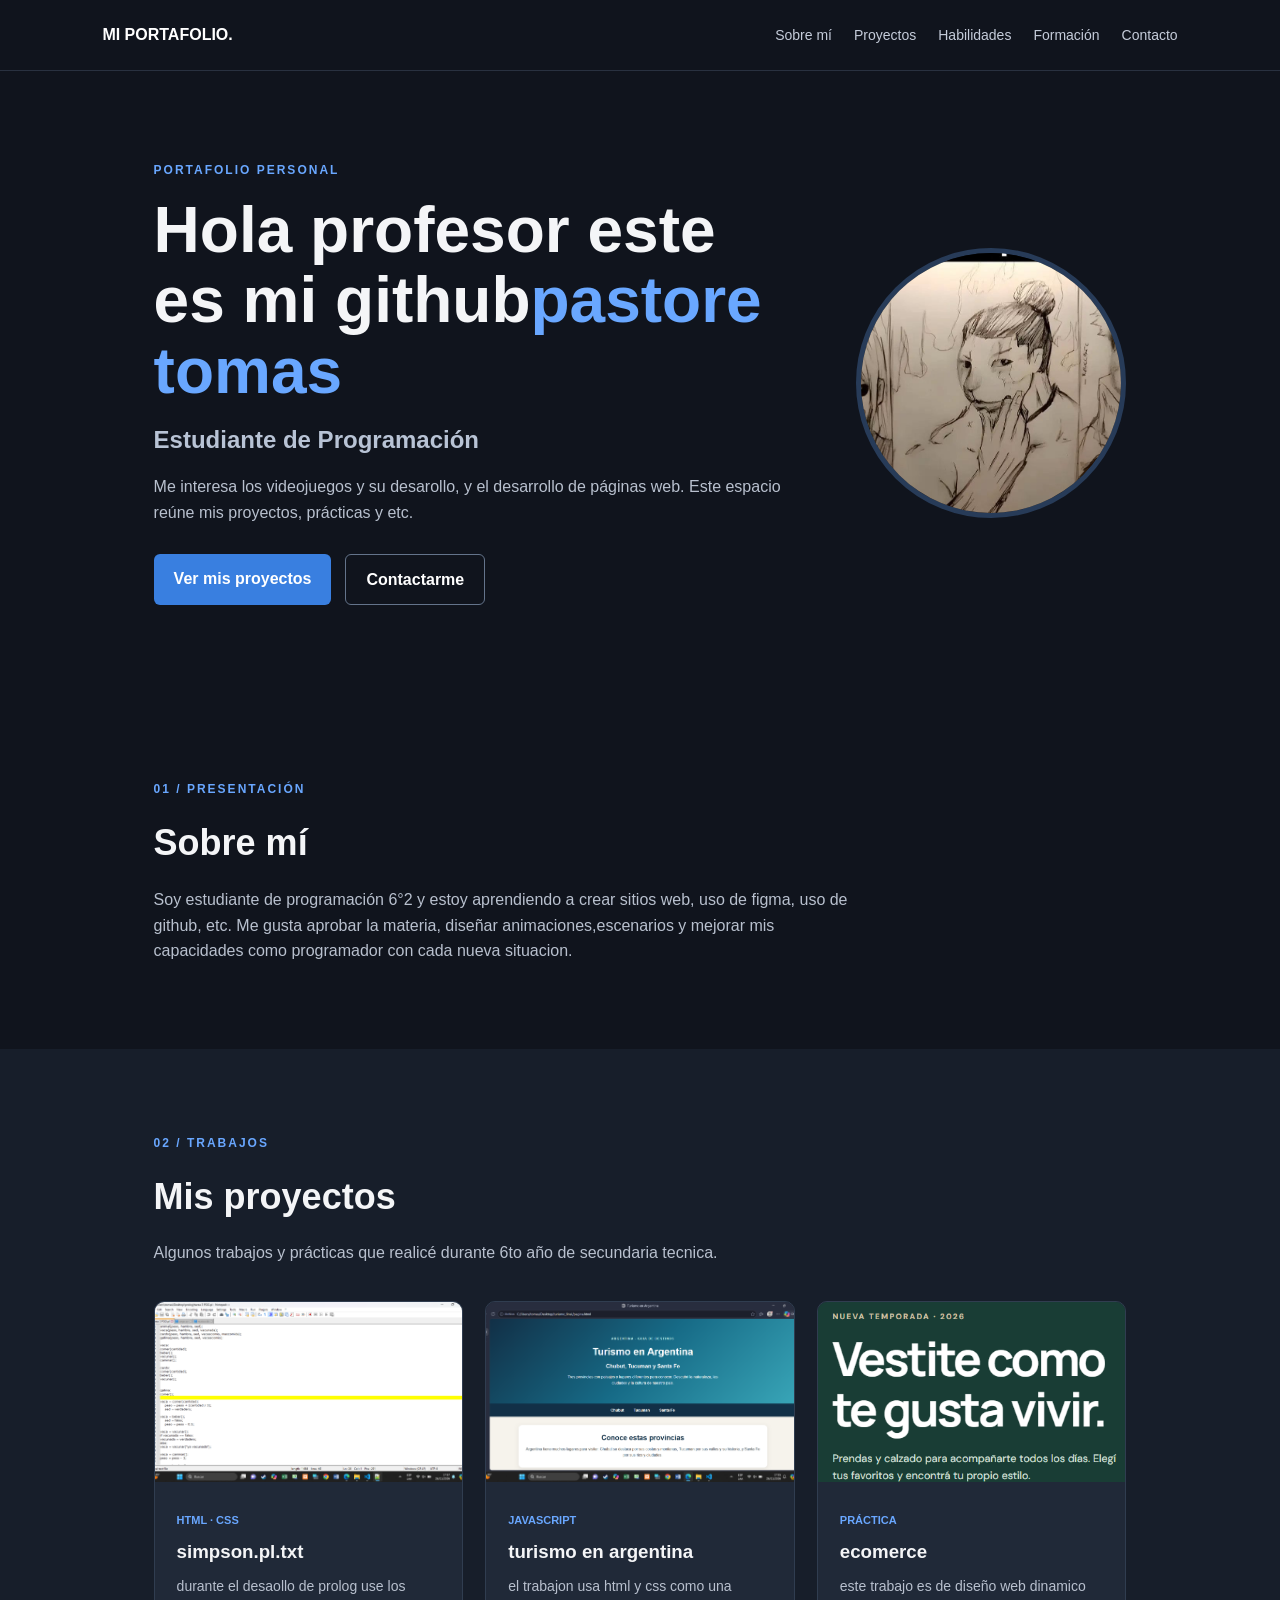
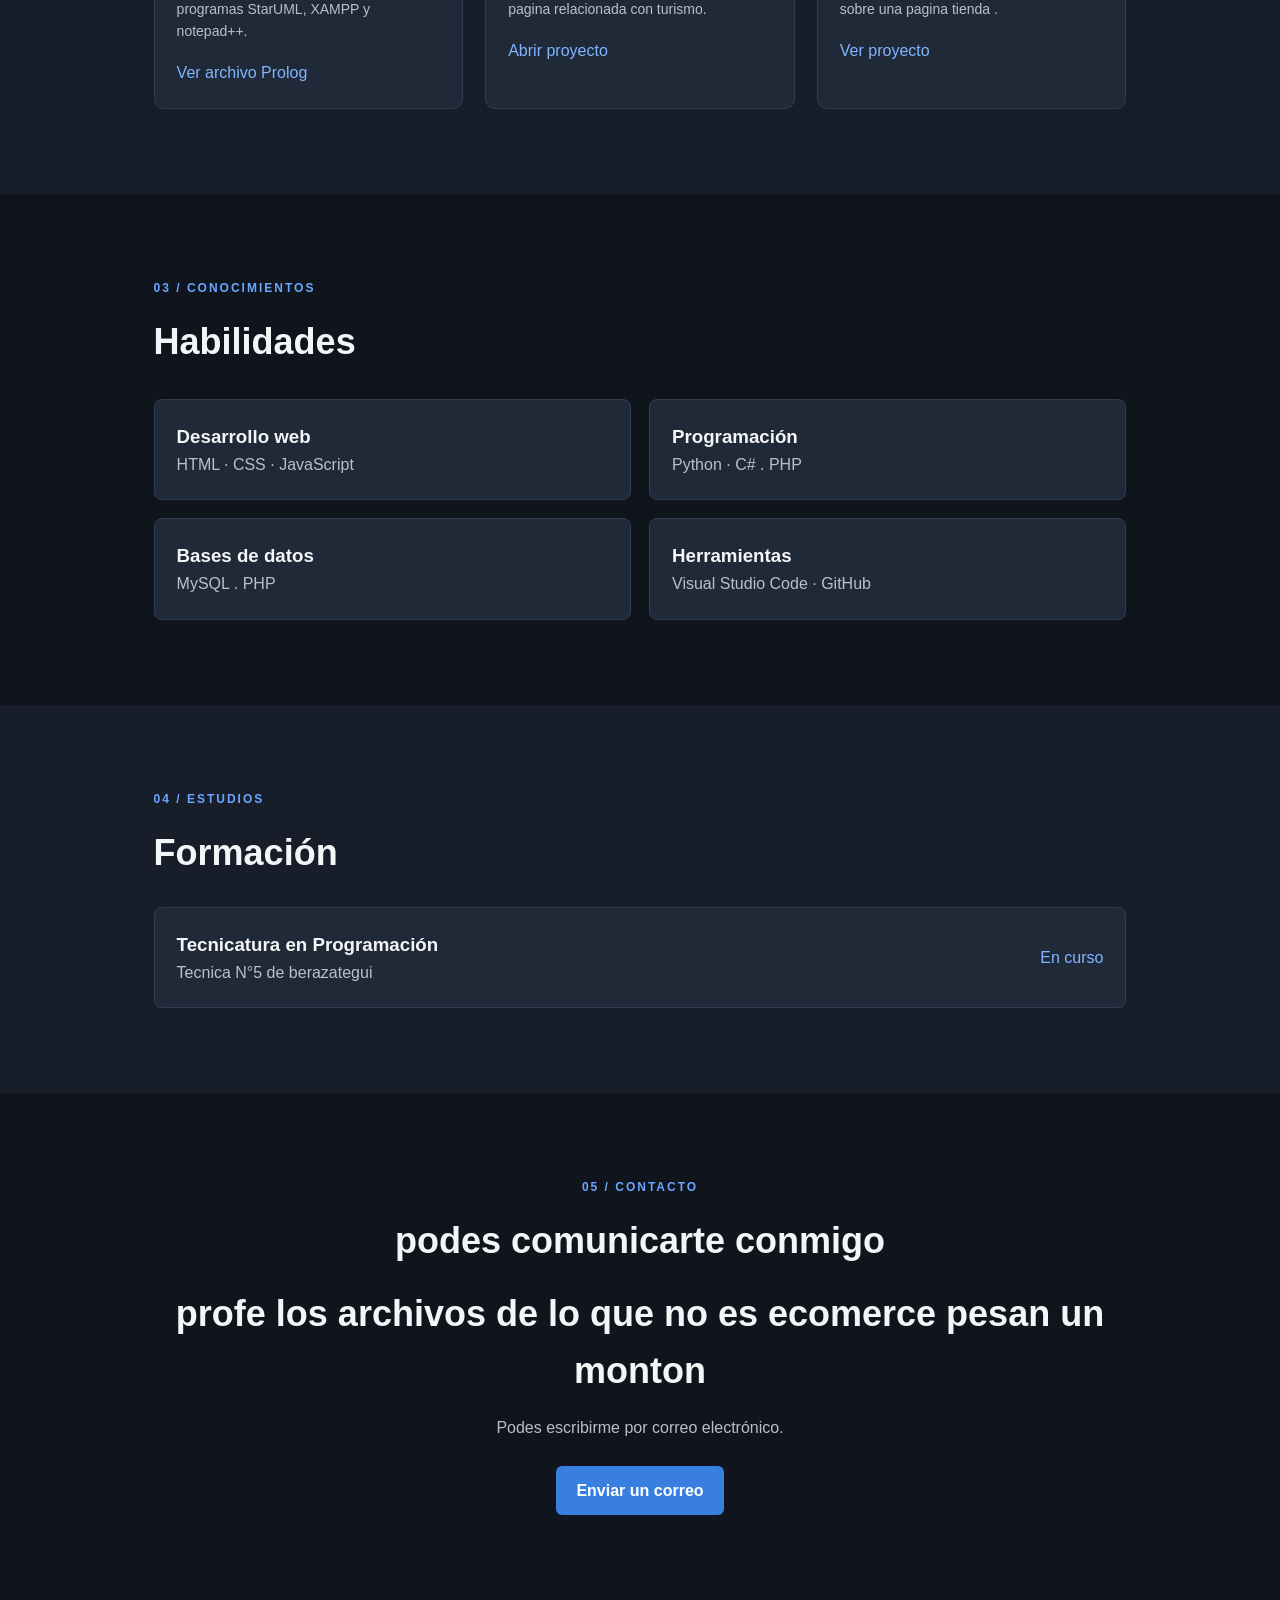
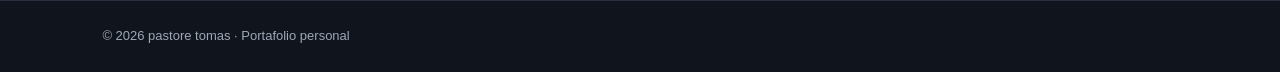
<file: index.html>
<!DOCTYPE html>
<html lang="es">
<head>
  <meta charset="UTF-8">
  <meta name="viewport" content="width=device-width, initial-scale=1.0">
  <title>Mi portafolio | pastore tomas</title>
  <link rel="stylesheet" href="style.css">
</head>
<body>
  <header class="encabezado" id="inicio">
    <a class="logo" href="#inicio">MI PORTAFOLIO<span>.</span></a>
    <nav>
      <a href="#sobre-mi">Sobre mí</a>
      <a href="#proyectos">Proyectos</a>
      <a href="#habilidades">Habilidades</a>
      <a href="#formacion">Formación</a>
      <a href="#contacto">Contacto</a>
    </nav>
  </header>

  <main>
    <section class="portada">
      <div class="portada-texto">
        <p class="etiqueta">PORTAFOLIO PERSONAL</p>
        <h1>Hola profesor este es mi github<span>pastore tomas</span></h1>
        <h2>Estudiante de Programación</h2>
        <p class="descripcion">Me interesa los videojuegos y su desarollo, y el desarrollo de páginas web. Este espacio reúne mis proyectos, prácticas y etc.</p>
        <div class="acciones">
          <a class="boton" href="#proyectos">Ver mis proyectos</a>
          <a class="boton boton-secundario" href="#contacto">Contactarme</a>
        </div>
      </div>
      <div class="foto-contenedor">
        <img src="./fotoperfil.jpeg" alt="Foto de perfil" width="200">
      </div>
    </section>

    <section class="seccion" id="sobre-mi">
      <p class="etiqueta">01 / PRESENTACIÓN</p>
      <h2>Sobre mí</h2>
      <p class="texto-seccion">Soy estudiante de programación 6°2 y estoy aprendiendo a crear sitios web, uso de figma, uso de github, etc. Me gusta aprobar la materia, diseñar animaciones,escenarios y mejorar mis capacidades como programador con cada nueva situacion.</p>
    </section>

    <section class="seccion fondo" id="proyectos">
      <p class="etiqueta">02 / TRABAJOS</p>
      <h2>Mis proyectos</h2>
      <p class="texto-seccion">Algunos trabajos y prácticas que realicé durante 6to año de secundaria tecnica.</p>
      <div class="tarjetas">
        <article class="tarjeta">
          <img src="prolog.png" alt="Vista previa del proyecto 1">
          <div class="tarjeta-contenido">
            <p class="categoria">HTML · CSS</p>
            <h3>simpson.pl.txt</h3>
            <p>durante el desaollo de prolog use los programas StarUML, XAMPP y notepad++.</p>
            <a href="https://piccionetomas3-hue.github.io/coronel/nueva%20carpeta%20(3)/simpson.pl.txt" target="_blank">Ver archivo Prolog</a>
          </div>
        </article>
        <article class="tarjeta">
          <img src="turismo.png" alt="Vista previa del proyecto 2">
          <div class="tarjeta-contenido">
            <p class="categoria">JAVASCRIPT</p>
            <h3>turismo en argentina</h3>
            <p>el trabajon usa html y css como una pagina relacionada con turismo.</p>
            <a href="https://piccionetomas3-hue.github.io/coronel/turismo_final/turismo_final/pagina.html" target="_blank">Abrir proyecto</a>
          </div>
        </article>
        <article class="tarjeta">
          <img src="ecomerce.png" alt="Vista previa del proyecto 3">
          <div class="tarjeta-contenido">
            <p class="categoria">PRÁCTICA</p>
            <h3>ecomerce</h3>
            <p>este trabajo es de diseño web dinamico sobre una pagina tienda .</p>
            <a href="https://piccionetomas3-hue.github.io/coronel/ecomerce/ecomerce/" target="_blank">Ver proyecto</a>
          </div>
        </article>
      </div>
    </section>

    <section class="seccion" id="habilidades">
      <p class="etiqueta">03 / CONOCIMIENTOS</p>
      <h2>Habilidades</h2>
      <div class="habilidades">
        <div><h3>Desarrollo web</h3><p>HTML · CSS · JavaScript</p></div>
        <div><h3>Programación</h3><p>Python · C# . PHP</p></div>
        <div><h3>Bases de datos</h3><p>MySQL . PHP</p></div>
        <div><h3>Herramientas</h3><p>Visual Studio Code · GitHub</p></div>
      </div>
    </section>

    <section class="seccion fondo" id="formacion">
      <p class="etiqueta">04 / ESTUDIOS</p>
      <h2>Formación</h2>
      <div class="formacion-item">
        <div><h3>Tecnicatura en Programación</h3><p>Tecnica N°5 de berazategui</p></div>
        <span>En curso</span>
      </div>
    </section>

    <section class="seccion contacto" id="contacto">
      <p class="etiqueta">05 / CONTACTO</p>
      <h2>podes comunicarte conmigo</h2>
      <h2>profe los archivos de lo que no es ecomerce pesan un monton </h2>
      <p class="texto-seccion">Podes escribirme por correo electrónico.</p>
      <a class="boton" href="mailto:piccionetomas3@gmail.com">Enviar un correo</a>
    </section>
  </main>

  <footer>
    <p>© 2026 pastore tomas · Portafolio personal</p>
  </footer>
</body>
</html>
</file>
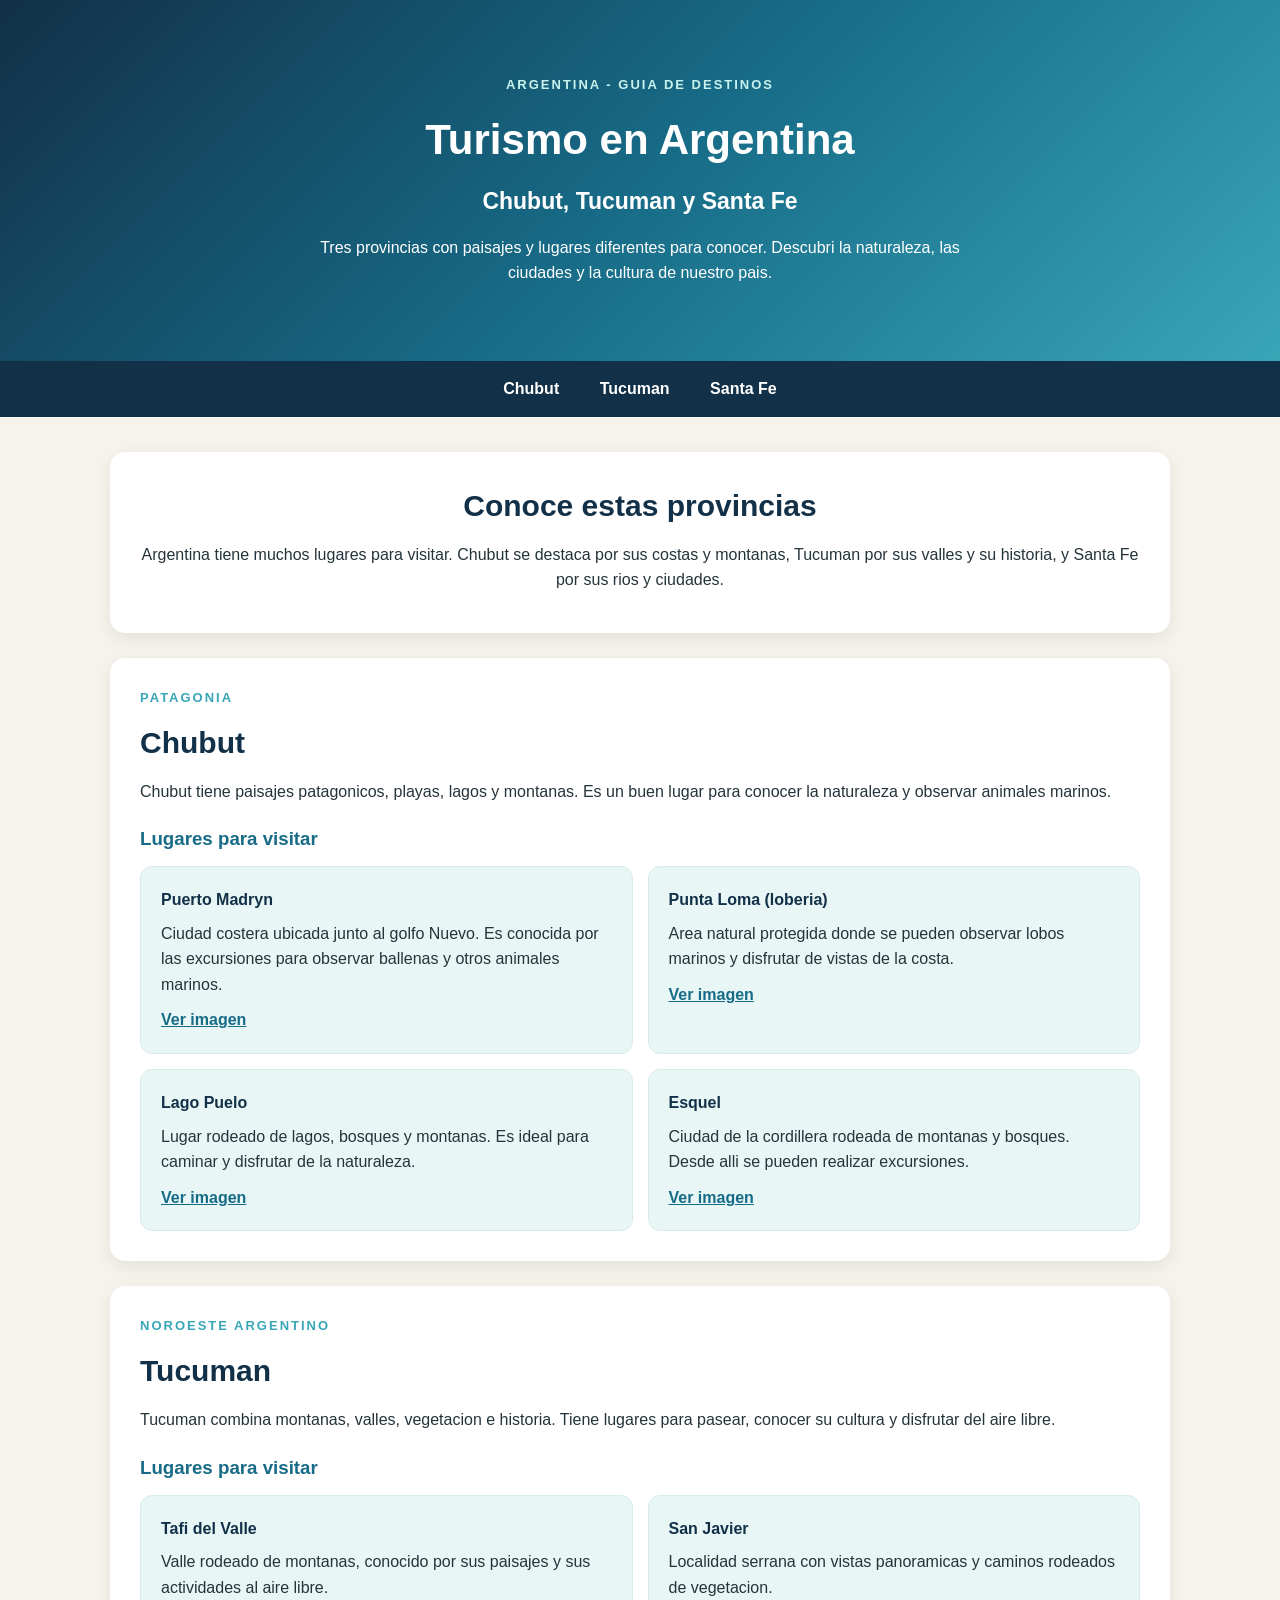
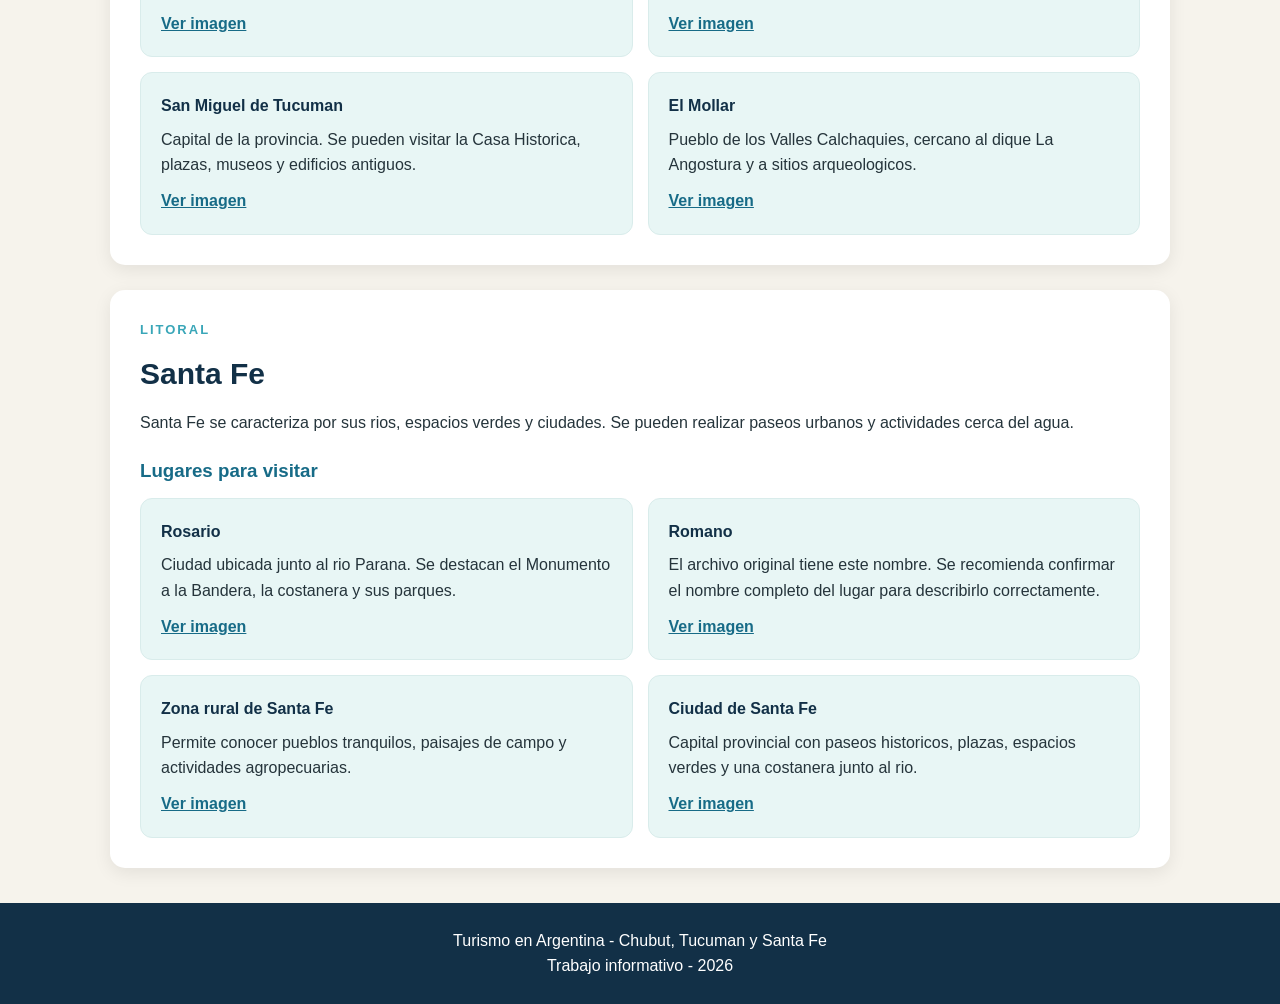
<file: turismo_final/turismo_final/pagina.html>
<!DOCTYPE html>
<html lang="es">
<head>
    <meta charset="UTF-8">
    <meta name="viewport" content="width=device-width, initial-scale=1.0">
    <title>Turismo en Argentina</title>
    <link rel="stylesheet" href="style.css">
</head>
<body>

    <header>
        <p class="subtitulo">Argentina - Guia de destinos</p>
        <h1>Turismo en Argentina</h1>
        <h2>Chubut, Tucuman y Santa Fe</h2>
        <p>
            Tres provincias con paisajes y lugares diferentes para conocer.
            Descubri la naturaleza, las ciudades y la cultura de nuestro pais.
        </p>
    </header>

    <nav>
        <a href="#chubut">Chubut</a>
        <a href="#tucuman">Tucuman</a>
        <a href="#santa-fe">Santa Fe</a>
    </nav>

    <main>
        <section class="introduccion">
            <h2>Conoce estas provincias</h2>
            <p>
                Argentina tiene muchos lugares para visitar. Chubut se destaca
                por sus costas y montanas, Tucuman por sus valles y su historia,
                y Santa Fe por sus rios y ciudades.
            </p>
        </section>

        <section id="chubut">
            <p class="subtitulo">Patagonia</p>
            <h2>Chubut</h2>
            <p>
                Chubut tiene paisajes patagonicos, playas, lagos y montanas.
                Es un buen lugar para conocer la naturaleza y observar animales marinos.
            </p>

            <h3>Lugares para visitar</h3>
            <div class="lugares">
                <article>
                    <h4>Puerto Madryn</h4>
                    <p>Ciudad costera ubicada junto al golfo Nuevo. Es conocida por las excursiones para observar ballenas y otros animales marinos.</p>
                    <a href="puerto-madryn.jpg">Ver imagen</a>
                </article>
                <article>
                    <h4>Punta Loma (loberia)</h4>
                    <p>Area natural protegida donde se pueden observar lobos marinos y disfrutar de vistas de la costa.</p>
                    <a href="loberia.jpg">Ver imagen</a>
                </article>
                <article>
                    <h4>Lago Puelo</h4>
                    <p>Lugar rodeado de lagos, bosques y montanas. Es ideal para caminar y disfrutar de la naturaleza.</p>
                    <a href="Puelo_Lake.png">Ver imagen</a>
                </article>
                <article>
                    <h4>Esquel</h4>
                    <p>Ciudad de la cordillera rodeada de montanas y bosques. Desde alli se pueden realizar excursiones.</p>
                    <a href="Esquel.png">Ver imagen</a>
                </article>
            </div>
        </section>

        <section id="tucuman">
            <p class="subtitulo">Noroeste argentino</p>
            <h2>Tucuman</h2>
            <p>
                Tucuman combina montanas, valles, vegetacion e historia.
                Tiene lugares para pasear, conocer su cultura y disfrutar del aire libre.
            </p>

            <h3>Lugares para visitar</h3>
            <div class="lugares">
                <article>
                    <h4>Tafi del Valle</h4>
                    <p>Valle rodeado de montanas, conocido por sus paisajes y sus actividades al aire libre.</p>
                    <a href="valle.png">Ver imagen</a>
                </article>
                <article>
                    <h4>San Javier</h4>
                    <p>Localidad serrana con vistas panoramicas y caminos rodeados de vegetacion.</p>
                    <a href="san javier.png">Ver imagen</a>
                </article>
                <article>
                    <h4>San Miguel de Tucuman</h4>
                    <p>Capital de la provincia. Se pueden visitar la Casa Historica, plazas, museos y edificios antiguos.</p>
                    <a href="ciudad de tucuman.png">Ver imagen</a>
                </article>
                <article>
                    <h4>El Mollar</h4>
                    <p>Pueblo de los Valles Calchaquies, cercano al dique La Angostura y a sitios arqueologicos.</p>
                    <a href="el mollar.png">Ver imagen</a>
                </article>
            </div>
        </section>

        <section id="santa-fe">
            <p class="subtitulo">Litoral</p>
            <h2>Santa Fe</h2>
            <p>
                Santa Fe se caracteriza por sus rios, espacios verdes y ciudades.
                Se pueden realizar paseos urbanos y actividades cerca del agua.
            </p>

            <h3>Lugares para visitar</h3>
            <div class="lugares">
                <article>
                    <h4>Rosario</h4>
                    <p>Ciudad ubicada junto al rio Parana. Se destacan el Monumento a la Bandera, la costanera y sus parques.</p>
                    <a href="romano.png">Ver imagen</a>
                </article>
                <article>
                    <h4>Romano</h4>
                    <p>El archivo original tiene este nombre. Se recomienda confirmar el nombre completo del lugar para describirlo correctamente.</p>
                    <a href="romano.png">Ver imagen</a>
                </article>
                <article>
                    <h4>Zona rural de Santa Fe</h4>
                    <p>Permite conocer pueblos tranquilos, paisajes de campo y actividades agropecuarias.</p>
                    <a href="rural santa fe.png">Ver imagen</a>
                </article>
                <article>
                    <h4>Ciudad de Santa Fe</h4>
                    <p>Capital provincial con paseos historicos, plazas, espacios verdes y una costanera junto al rio.</p>
                    <a href="capital.png">Ver imagen</a>
                </article>
            </div>
        </section>
    </main>

    <footer>
        <p>Turismo en Argentina - Chubut, Tucuman y Santa Fe</p>
        <p>Trabajo informativo - 2026</p>
    </footer>

</body>
</html>
</file>
<file: style.css>
* {
    margin: 0;
    padding: 0;
    box-sizing: border-box;
}

body {
    font-family: Arial, sans-serif;
    background: #10141d;
    color: #f4f5f7;
    line-height: 1.6;
}

/* ENCABEZADO */
.encabezado {
    background: #10141d;
    padding: 22px 8%;
    display: flex;
    justify-content: space-between;
    align-items: center;
    border-bottom: 1px solid #293140;
    position: sticky;
    top: 0;
    z-index: 10;
}

.logo, nav a, footer a {
    color: white;
    text-decoration: none;
}

.logo {
    font-weight: bold;
}

nav {
    display: flex;
    gap: 22px;
    flex-wrap: wrap;
}

nav a, footer a {
    color: #c5ccda;
    font-size: 14px;
}

nav a:hover, footer a:hover {
    color: #69a7ff;
}

/* PORTADA */
.portada {
    min-height: 590px;
    padding: 90px 12%;
    display: flex;
    justify-content: space-between;
    align-items: center;
    gap: 55px;
}

.portada-texto {
    max-width: 650px;
}

.etiqueta, .categoria {
    color: #69a7ff;
    font-weight: bold;
}

.etiqueta {
    font-size: 12px;
    letter-spacing: 2px;
    margin-bottom: 15px;
}

h1 {
    font-size: clamp(38px, 6vw, 64px);
    line-height: 1.1;
}

.portada h1 span {
    color: #69a7ff;
}

.portada h2 {
    color: #b8c3d5;
    margin: 15px 0;
}

.descripcion, .texto-seccion {
    color: #b8c0ce;
    max-width: 700px;
}

/* BOTONES */
.acciones {
    display: flex;
    gap: 14px;
    flex-wrap: wrap;
    margin-top: 28px;
}

.boton {
    display: inline-block;
    padding: 12px 20px;
    background: #397fe0;
    color: white;
    text-decoration: none;
    border-radius: 6px;
    font-weight: bold;
}

.boton:hover {
    background: #5595f0;
}

.boton-secundario {
    background: transparent;
    border: 1px solid #64748b;
}

/* FOTO */
.foto-contenedor {
    width: 270px;
    height: 270px;
    flex-shrink: 0;
    border: 5px solid #273b58;
    border-radius: 50%;
    overflow: hidden;
}

.foto-contenedor img {
    width: 100%;
    height: 100%;
    object-fit: cover;
}

/* SECCIONES */
.seccion {
    padding: 85px 12%;
    scroll-margin-top: 100px;
}

.seccion h2 {
    font-size: 36px;
    margin-bottom: 15px;
}

.fondo {
    background: #171e2a;
}

/* PROYECTOS */
.tarjetas {
    display: grid;
    grid-template-columns: repeat(3, 1fr);
    gap: 22px;
    margin-top: 35px;
}

.tarjeta {
    background: #202938;
    border: 1px solid #303d50;
    border-radius: 10px;
    overflow: hidden;
}

.tarjeta img {
    width: 100%;
    height: 180px;
    object-fit: cover;
}

.tarjeta-contenido {
    padding: 22px;
}

.categoria {
    font-size: 11px;
}

.tarjeta h3 {
    margin: 8px 0;
}

.tarjeta p:not(.categoria) {
    color: #b8c0ce;
    font-size: 14px;
}

.tarjeta a {
    display: inline-block;
    color: #80b5ff;
    margin-top: 18px;
    text-decoration: none;
}

/* HABILIDADES Y FORMACION */
.habilidades {
    display: grid;
    grid-template-columns: repeat(2, 1fr);
    gap: 18px;
    margin-top: 28px;
}

.habilidades div, .formacion-item {
    background: #202938;
    border: 1px solid #303d50;
    border-radius: 8px;
    padding: 22px;
}

.habilidades p, .formacion-item p {
    color: #b8c0ce;
}

.formacion-item {
    display: flex;
    justify-content: space-between;
    align-items: center;
    margin-top: 25px;
}

.formacion-item span {
    color: #80b5ff;
}

/* CONTACTO */
.contacto {
    text-align: center;
}

.contacto .texto-seccion {
    margin: 0 auto 25px;
}

/* PIE DE PAGINA */
footer {
    padding: 25px 8%;
    display: flex;
    justify-content: space-between;
    border-top: 1px solid #293140;
    color: #9da8b8;
    font-size: 13px;
}

/* ADAPTACION A CELULARES */
@media (max-width: 800px) {
    .encabezado {
        flex-direction: column;
    }

    .portada {
        flex-direction: column-reverse;
        text-align: center;
        padding: 65px 8%;
    }

    .acciones {
        justify-content: center;
    }

    .foto-contenedor {
        width: 210px;
        height: 210px;
    }

    .seccion {
        padding: 65px 8%;
    }

    .tarjetas {
        grid-template-columns: repeat(2, 1fr);
    }
}

@media (max-width: 540px) {
    .tarjetas, .habilidades {
        grid-template-columns: 1fr;
    }

    .formacion-item, footer {
        flex-direction: column;
        align-items: flex-start;
    }

    .seccion h2 {
        font-size: 30px;
    }
}
</file>
<file: turismo_final/turismo_final/style.css>
/* Configuracion general */
* {
    margin: 0;
    padding: 0;
    box-sizing: border-box;
}

body {
    font-family: Arial, Helvetica, sans-serif;
    background-color: #f6f3ec;
    color: #25343b;
    line-height: 1.6;
}

/* Encabezado */
header {
    background: linear-gradient(135deg, #123047, #176b87, #39a6b8);
    color: white;
    text-align: center;
    padding: 65px 20px;
}

header h1 {
    font-size: 42px;
    margin-bottom: 10px;
}

header h2 {
    font-size: 23px;
    margin-bottom: 15px;
}

header p {
    max-width: 700px;
    margin: 10px auto;
}

.subtitulo {
    color: #39a6b8;
    font-weight: bold;
    text-transform: uppercase;
    letter-spacing: 2px;
    font-size: 13px;
}

header .subtitulo {
    color: #c8f2ed;
}

/* Menu */
nav {
    background-color: #123047;
    text-align: center;
    padding: 15px;
    position: sticky;
    top: 0;
}

nav a {
    color: white;
    text-decoration: none;
    font-weight: bold;
    margin: 0 18px;
}

nav a:hover {
    color: #9ce4df;
}

/* Contenido */
main {
    max-width: 1100px;
    margin: 35px auto;
    padding: 0 20px;
}

section {
    background-color: white;
    padding: 30px;
    margin-bottom: 25px;
    border-radius: 15px;
    box-shadow: 0 5px 18px rgba(0, 0, 0, 0.08);
}

section h2 {
    color: #123047;
    font-size: 30px;
    margin-bottom: 12px;
}

section h3 {
    color: #176b87;
    margin: 20px 0 12px;
}

section p {
    margin-bottom: 10px;
}

.introduccion {
    text-align: center;
}

/* Tarjetas de lugares */
.lugares {
    display: grid;
    grid-template-columns: 1fr 1fr;
    gap: 15px;
}

article {
    background-color: #e8f6f5;
    padding: 20px;
    border-radius: 12px;
    border: 1px solid #d9eceb;
}

article h4 {
    color: #123047;
    margin-bottom: 8px;
}

article a {
    color: #176b87;
    font-weight: bold;
}

/* Pie de pagina */
footer {
    background-color: #123047;
    color: white;
    text-align: center;
    padding: 25px;
}
</file>
